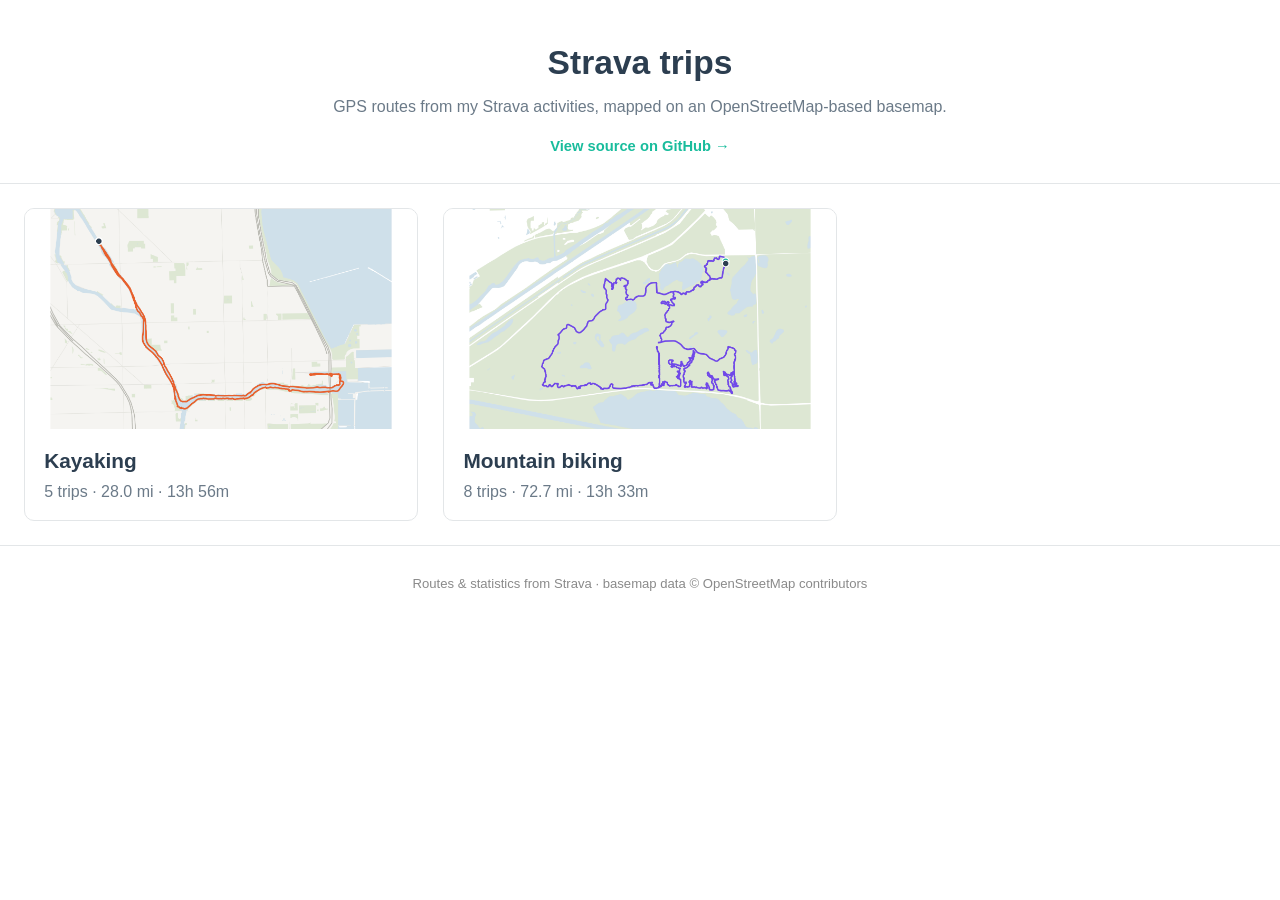
<file: index.html>
<!DOCTYPE html>
<html lang="en">
<head>
<meta charset="utf-8">
<meta name="viewport" content="width=device-width, initial-scale=1">
<title>Strava trips</title>
<meta name="description" content="GPS routes from my Strava activities (kayaking, mountain biking), mapped on an OpenStreetMap basemap.">
<meta property="og:type" content="website">
<meta property="og:title" content="Strava trips">
<meta property="og:description" content="GPS routes from my Strava activities (kayaking, mountain biking), mapped on an OpenStreetMap basemap.">
<meta property="og:url" content="https://stevevance.github.io/strava-trips/">
<meta property="og:image" content="https://stevevance.github.io/strava-trips/og/index.png">
<meta property="og:image:width" content="1200">
<meta property="og:image:height" content="630">
<meta name="twitter:card" content="summary_large_image">
<meta name="twitter:title" content="Strava trips">
<meta name="twitter:description" content="GPS routes from my Strava activities (kayaking, mountain biking), mapped on an OpenStreetMap basemap.">
<meta name="twitter:image" content="https://stevevance.github.io/strava-trips/og/index.png">
<link rel="stylesheet" href="assets/style.css">
</head>
<body>
<header>
  <h1>Strava trips</h1>
  <p class="intro">GPS routes from my Strava activities, mapped on an OpenStreetMap-based basemap.</p>
  <p class="repo-link"><a href="https://github.com/stevevance/strava-trips" target="_blank" rel="noopener">View source on GitHub &rarr;</a></p>
</header>
<main class="cards">
  <a class="activity-card" href="kayaking.html">
    <div class="thumb"><img src="maps/kayaking/downtown-paddle.png" alt="Kayaking route map"></div>
    <div class="meta">
      <h2>Kayaking</h2>
      <p>5 trips &middot; 28.0 mi &middot; 13h 56m</p>
    </div>
  </a>
  <a class="activity-card" href="mountain-biking.html">
    <div class="thumb"><img src="maps/mountain-biking/palos-mtb.png" alt="Mountain biking route map"></div>
    <div class="meta">
      <h2>Mountain biking</h2>
      <p>8 trips &middot; 72.7 mi &middot; 13h 33m</p>
    </div>
  </a>
</main>
<footer>
  Routes &amp; statistics from Strava &middot; basemap data &copy; OpenStreetMap contributors
</footer>
</body>
</html>
</file>
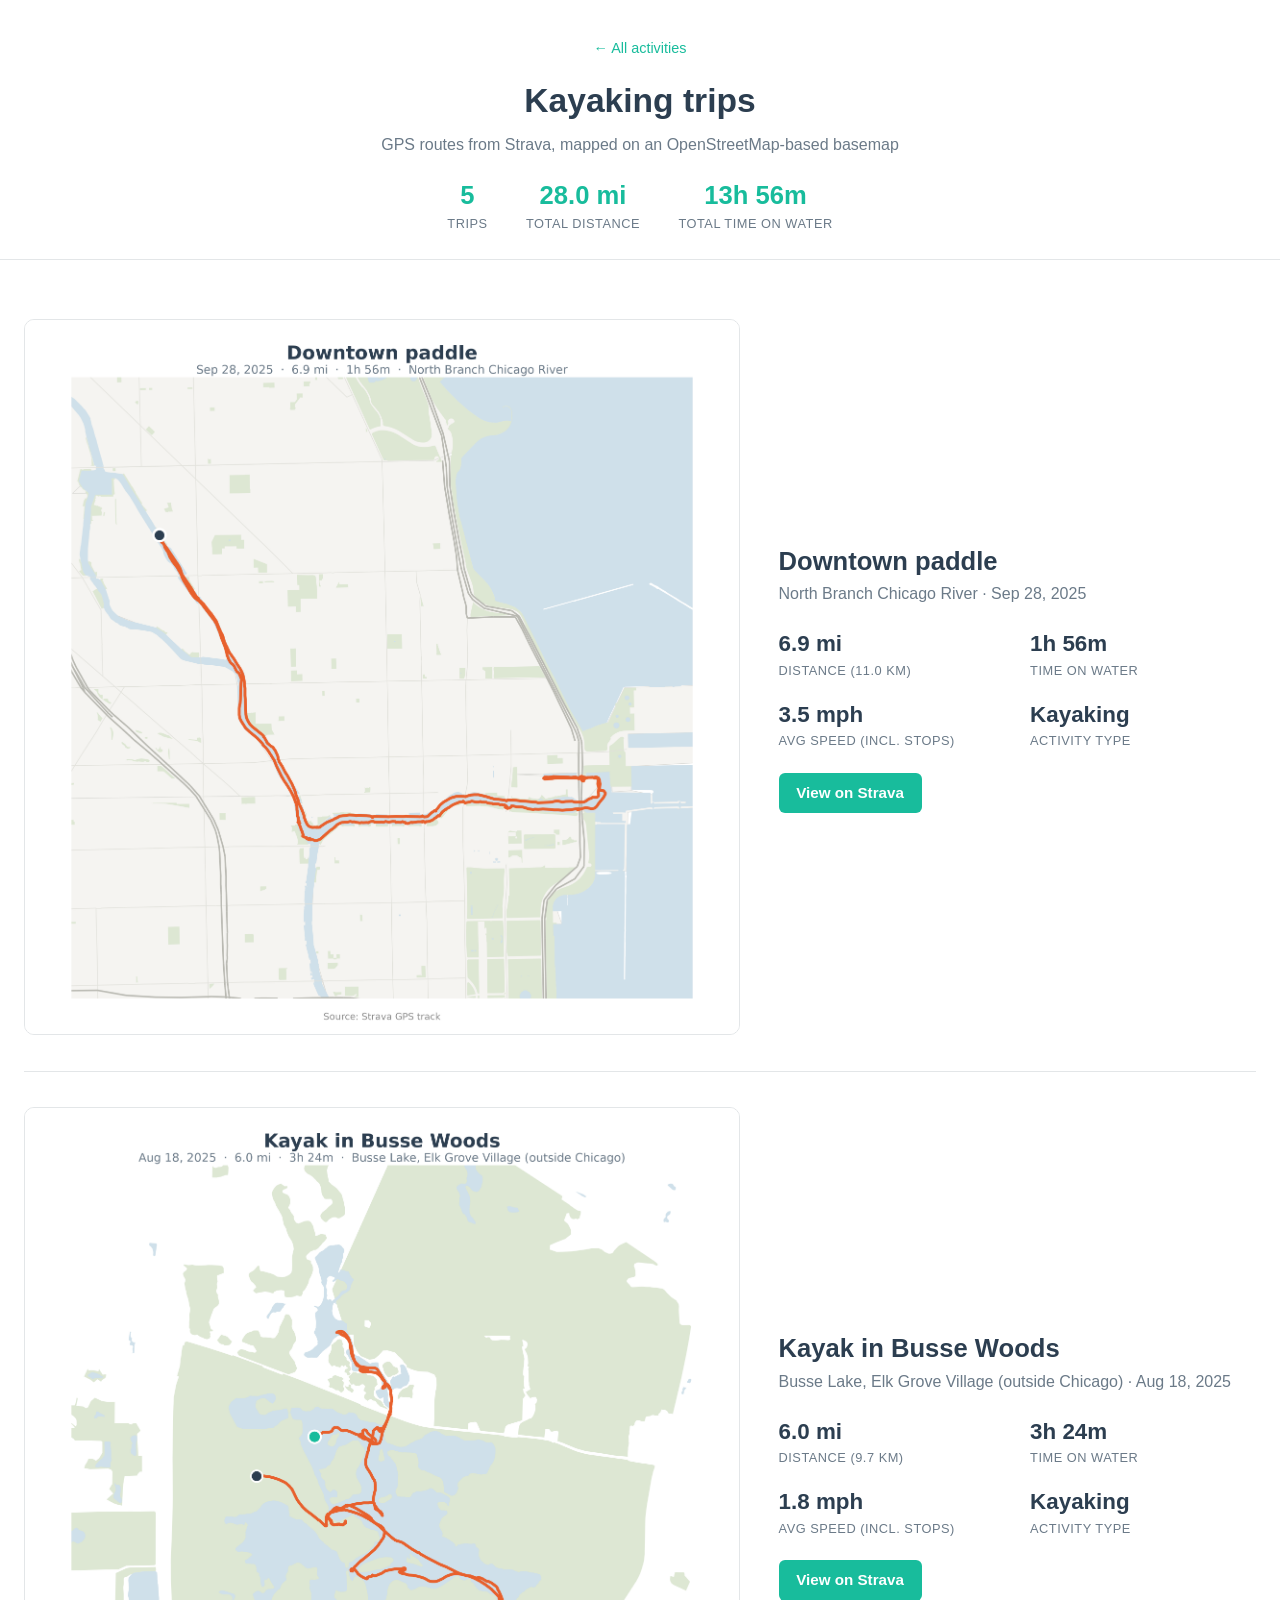
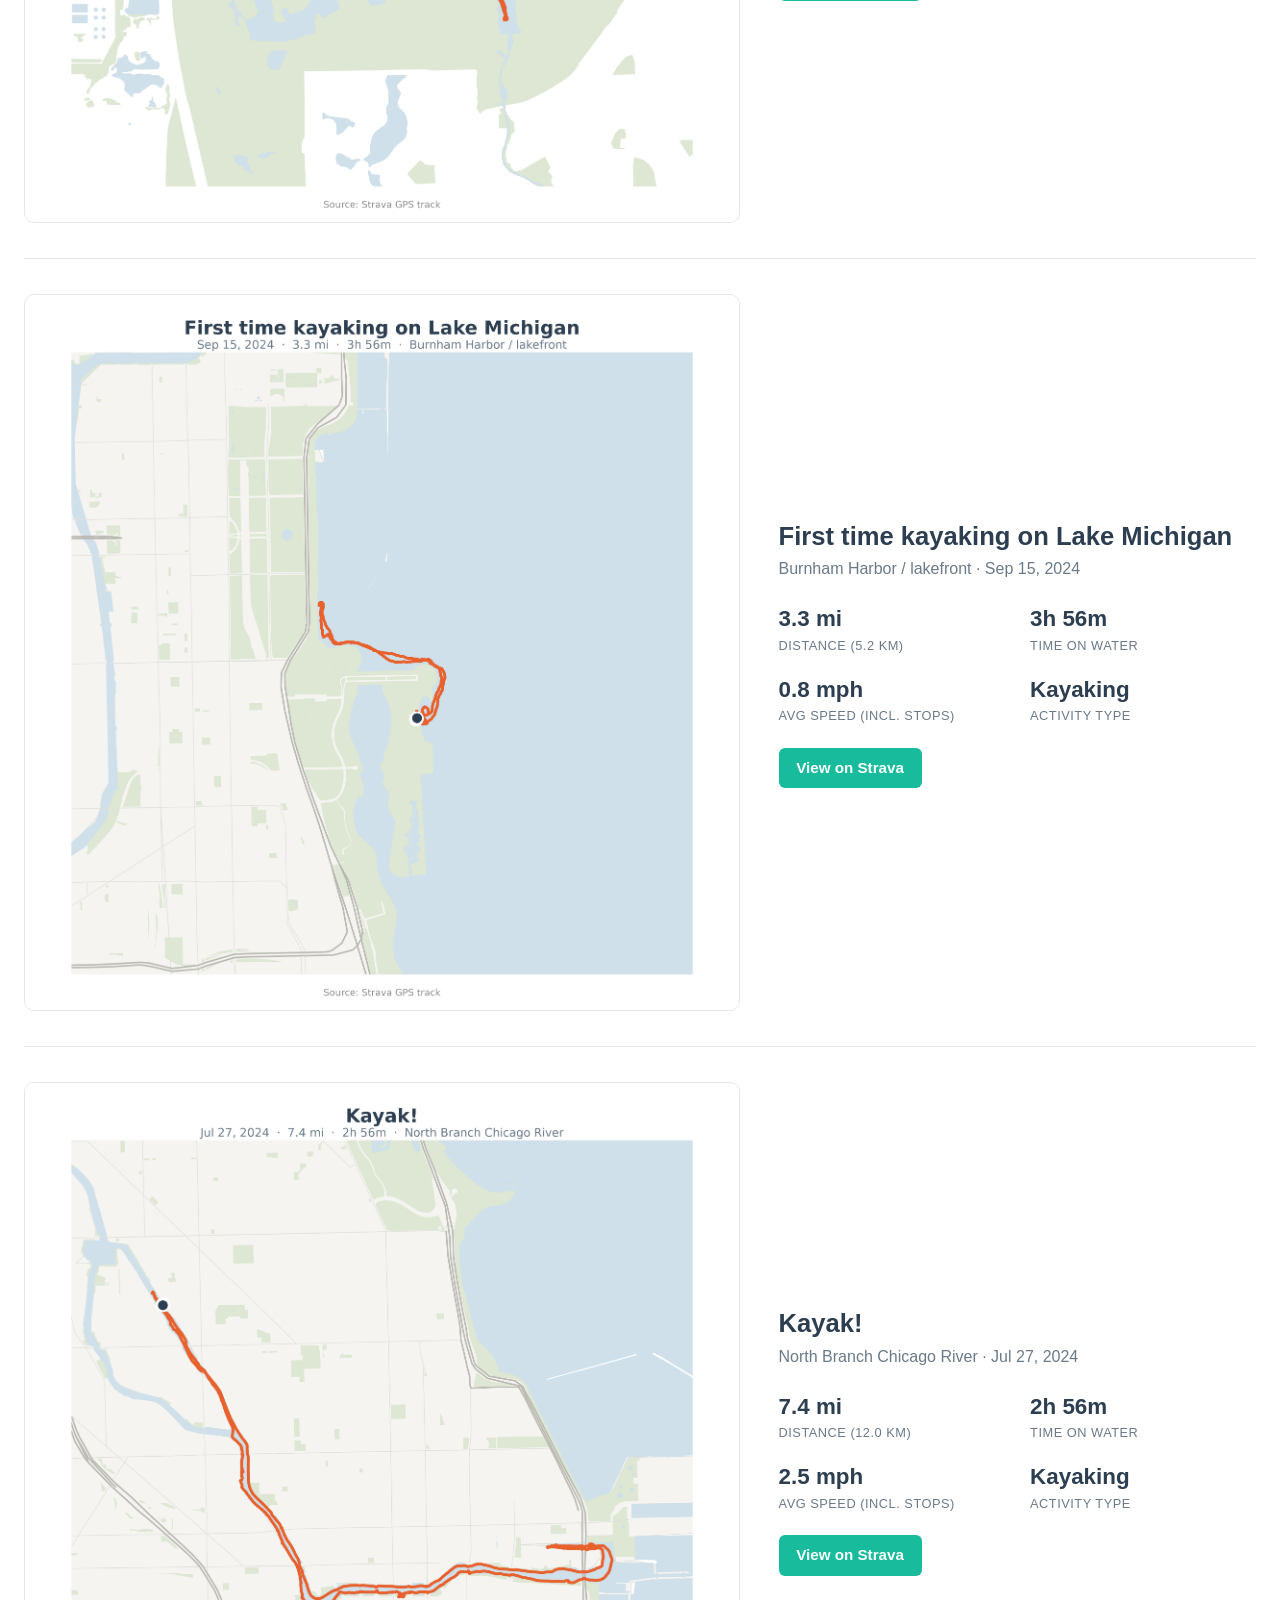
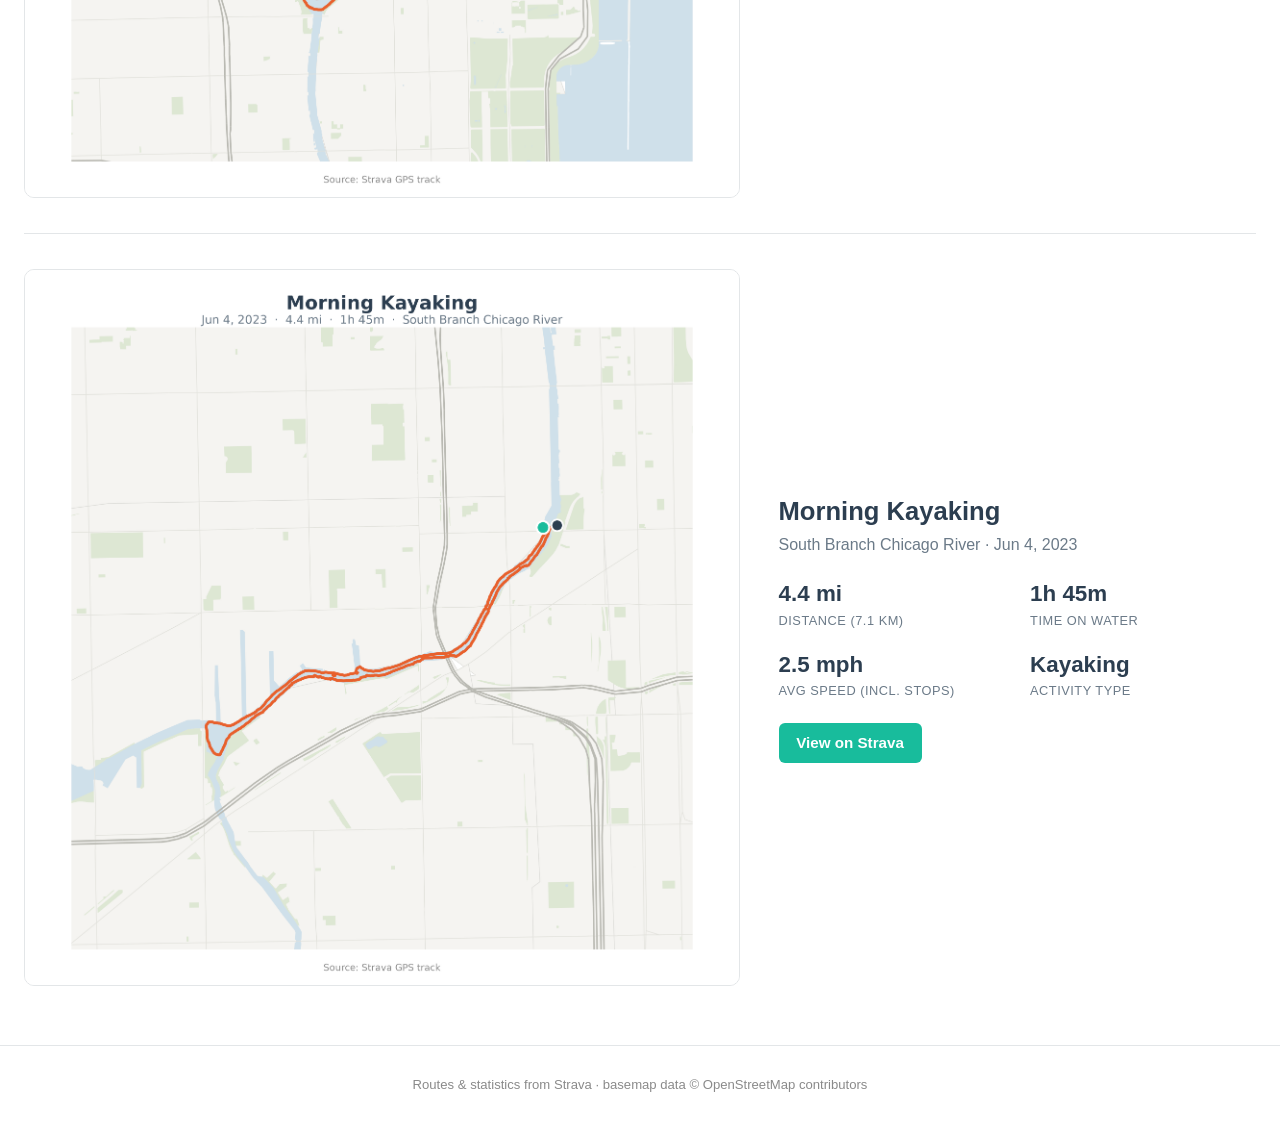
<file: kayaking.html>
<!DOCTYPE html>
<html lang="en">
<head>
<meta charset="utf-8">
<meta name="viewport" content="width=device-width, initial-scale=1">
<title>Kayaking trips</title>
<meta name="description" content="5 kayaking trips · 28 mi · mapped GPS routes from Strava.">
<meta property="og:type" content="website">
<meta property="og:title" content="Kayaking trips">
<meta property="og:description" content="5 kayaking trips · 28 mi · mapped GPS routes from Strava.">
<meta property="og:url" content="https://stevevance.github.io/strava-trips/kayaking.html">
<meta property="og:image" content="https://stevevance.github.io/strava-trips/og/kayaking.png">
<meta property="og:image:width" content="1200">
<meta property="og:image:height" content="630">
<meta name="twitter:card" content="summary_large_image">
<meta name="twitter:title" content="Kayaking trips">
<meta name="twitter:description" content="5 kayaking trips · 28 mi · mapped GPS routes from Strava.">
<meta name="twitter:image" content="https://stevevance.github.io/strava-trips/og/kayaking.png">
<link rel="stylesheet" href="assets/style.css">
</head>
<body>
<header>
  <p class="crumb"><a href="index.html">&larr; All activities</a></p>
  <h1>Kayaking trips</h1>
  <p class="intro">GPS routes from Strava, mapped on an OpenStreetMap-based basemap</p>
  <div class="summary">
    <div><div class="num">5</div><div class="lbl">Trips</div></div>
    <div><div class="num">28.0 mi</div><div class="lbl">Total distance</div></div>
    <div><div class="num">13h 56m</div><div class="lbl">Total time on water</div></div>
  </div>
</header>
<main>
  <article class="trip">
    <div class="map"><img src="maps/kayaking/downtown-paddle.png" alt="Map of the GPS route for Downtown paddle at North Branch Chicago River, an orange track over an OpenStreetMap-based basemap."></div>
    <div class="info">
      <h2>Downtown paddle</h2>
      <p class="where">North Branch Chicago River &middot; Sep 28, 2025</p>
      <div class="stats">
        <div class="stat"><div class="v">6.9 mi</div><div class="k">Distance (11.0 km)</div></div>
        <div class="stat"><div class="v">1h 56m</div><div class="k">Time on water</div></div>
        <div class="stat"><div class="v">3.5 mph</div><div class="k">Avg speed (incl. stops)</div></div>
        
        <div class="stat"><div class="v">Kayaking</div><div class="k">Activity type</div></div>
      </div>
      <a class="btn" href="https://www.strava.com/activities/15968372062" target="_blank" rel="noopener">View on Strava</a>
    </div>
  </article>
  <article class="trip">
    <div class="map"><img src="maps/kayaking/kayak-in-busse-woods.png" alt="Map of the GPS route for Kayak in Busse Woods at Busse Lake, Elk Grove Village (outside Chicago), an orange track over an OpenStreetMap-based basemap."></div>
    <div class="info">
      <h2>Kayak in Busse Woods</h2>
      <p class="where">Busse Lake, Elk Grove Village (outside Chicago) &middot; Aug 18, 2025</p>
      <div class="stats">
        <div class="stat"><div class="v">6.0 mi</div><div class="k">Distance (9.7 km)</div></div>
        <div class="stat"><div class="v">3h 24m</div><div class="k">Time on water</div></div>
        <div class="stat"><div class="v">1.8 mph</div><div class="k">Avg speed (incl. stops)</div></div>
        
        <div class="stat"><div class="v">Kayaking</div><div class="k">Activity type</div></div>
      </div>
      <a class="btn" href="https://www.strava.com/activities/15504017208" target="_blank" rel="noopener">View on Strava</a>
    </div>
  </article>
  <article class="trip">
    <div class="map"><img src="maps/kayaking/first-time-kayaking-on-lake-michigan.png" alt="Map of the GPS route for First time kayaking on Lake Michigan at Burnham Harbor / lakefront, an orange track over an OpenStreetMap-based basemap."></div>
    <div class="info">
      <h2>First time kayaking on Lake Michigan</h2>
      <p class="where">Burnham Harbor / lakefront &middot; Sep 15, 2024</p>
      <div class="stats">
        <div class="stat"><div class="v">3.3 mi</div><div class="k">Distance (5.2 km)</div></div>
        <div class="stat"><div class="v">3h 56m</div><div class="k">Time on water</div></div>
        <div class="stat"><div class="v">0.8 mph</div><div class="k">Avg speed (incl. stops)</div></div>
        
        <div class="stat"><div class="v">Kayaking</div><div class="k">Activity type</div></div>
      </div>
      <a class="btn" href="https://www.strava.com/activities/12426447978" target="_blank" rel="noopener">View on Strava</a>
    </div>
  </article>
  <article class="trip">
    <div class="map"><img src="maps/kayaking/kayak.png" alt="Map of the GPS route for Kayak! at North Branch Chicago River, an orange track over an OpenStreetMap-based basemap."></div>
    <div class="info">
      <h2>Kayak!</h2>
      <p class="where">North Branch Chicago River &middot; Jul 27, 2024</p>
      <div class="stats">
        <div class="stat"><div class="v">7.4 mi</div><div class="k">Distance (12.0 km)</div></div>
        <div class="stat"><div class="v">2h 56m</div><div class="k">Time on water</div></div>
        <div class="stat"><div class="v">2.5 mph</div><div class="k">Avg speed (incl. stops)</div></div>
        
        <div class="stat"><div class="v">Kayaking</div><div class="k">Activity type</div></div>
      </div>
      <a class="btn" href="https://www.strava.com/activities/11996747281" target="_blank" rel="noopener">View on Strava</a>
    </div>
  </article>
  <article class="trip">
    <div class="map"><img src="maps/kayaking/morning-kayaking.png" alt="Map of the GPS route for Morning Kayaking at South Branch Chicago River, an orange track over an OpenStreetMap-based basemap."></div>
    <div class="info">
      <h2>Morning Kayaking</h2>
      <p class="where">South Branch Chicago River &middot; Jun 4, 2023</p>
      <div class="stats">
        <div class="stat"><div class="v">4.4 mi</div><div class="k">Distance (7.1 km)</div></div>
        <div class="stat"><div class="v">1h 45m</div><div class="k">Time on water</div></div>
        <div class="stat"><div class="v">2.5 mph</div><div class="k">Avg speed (incl. stops)</div></div>
        
        <div class="stat"><div class="v">Kayaking</div><div class="k">Activity type</div></div>
      </div>
      <a class="btn" href="https://www.strava.com/activities/9205258765" target="_blank" rel="noopener">View on Strava</a>
    </div>
  </article>
</main>
<footer>
  Routes &amp; statistics from Strava &middot; basemap data &copy; OpenStreetMap contributors
</footer>
</body>
</html>
</file>
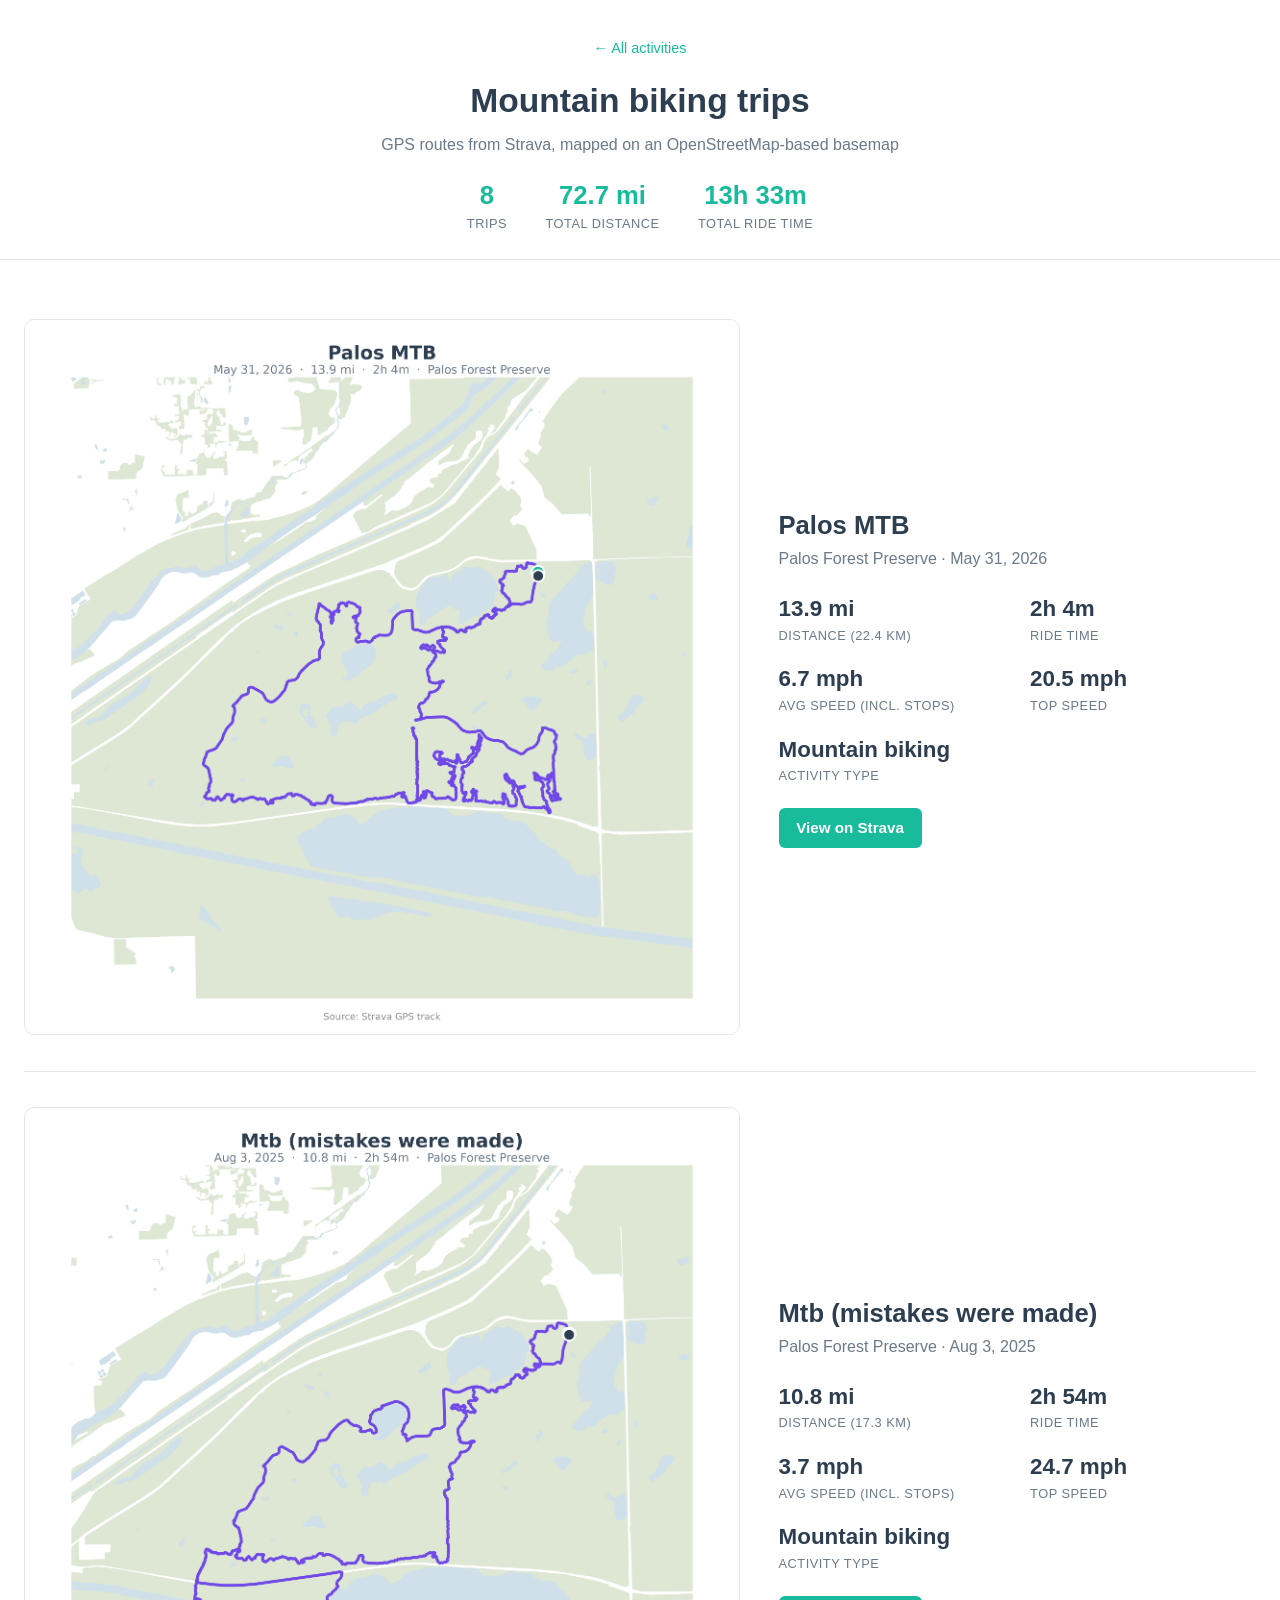
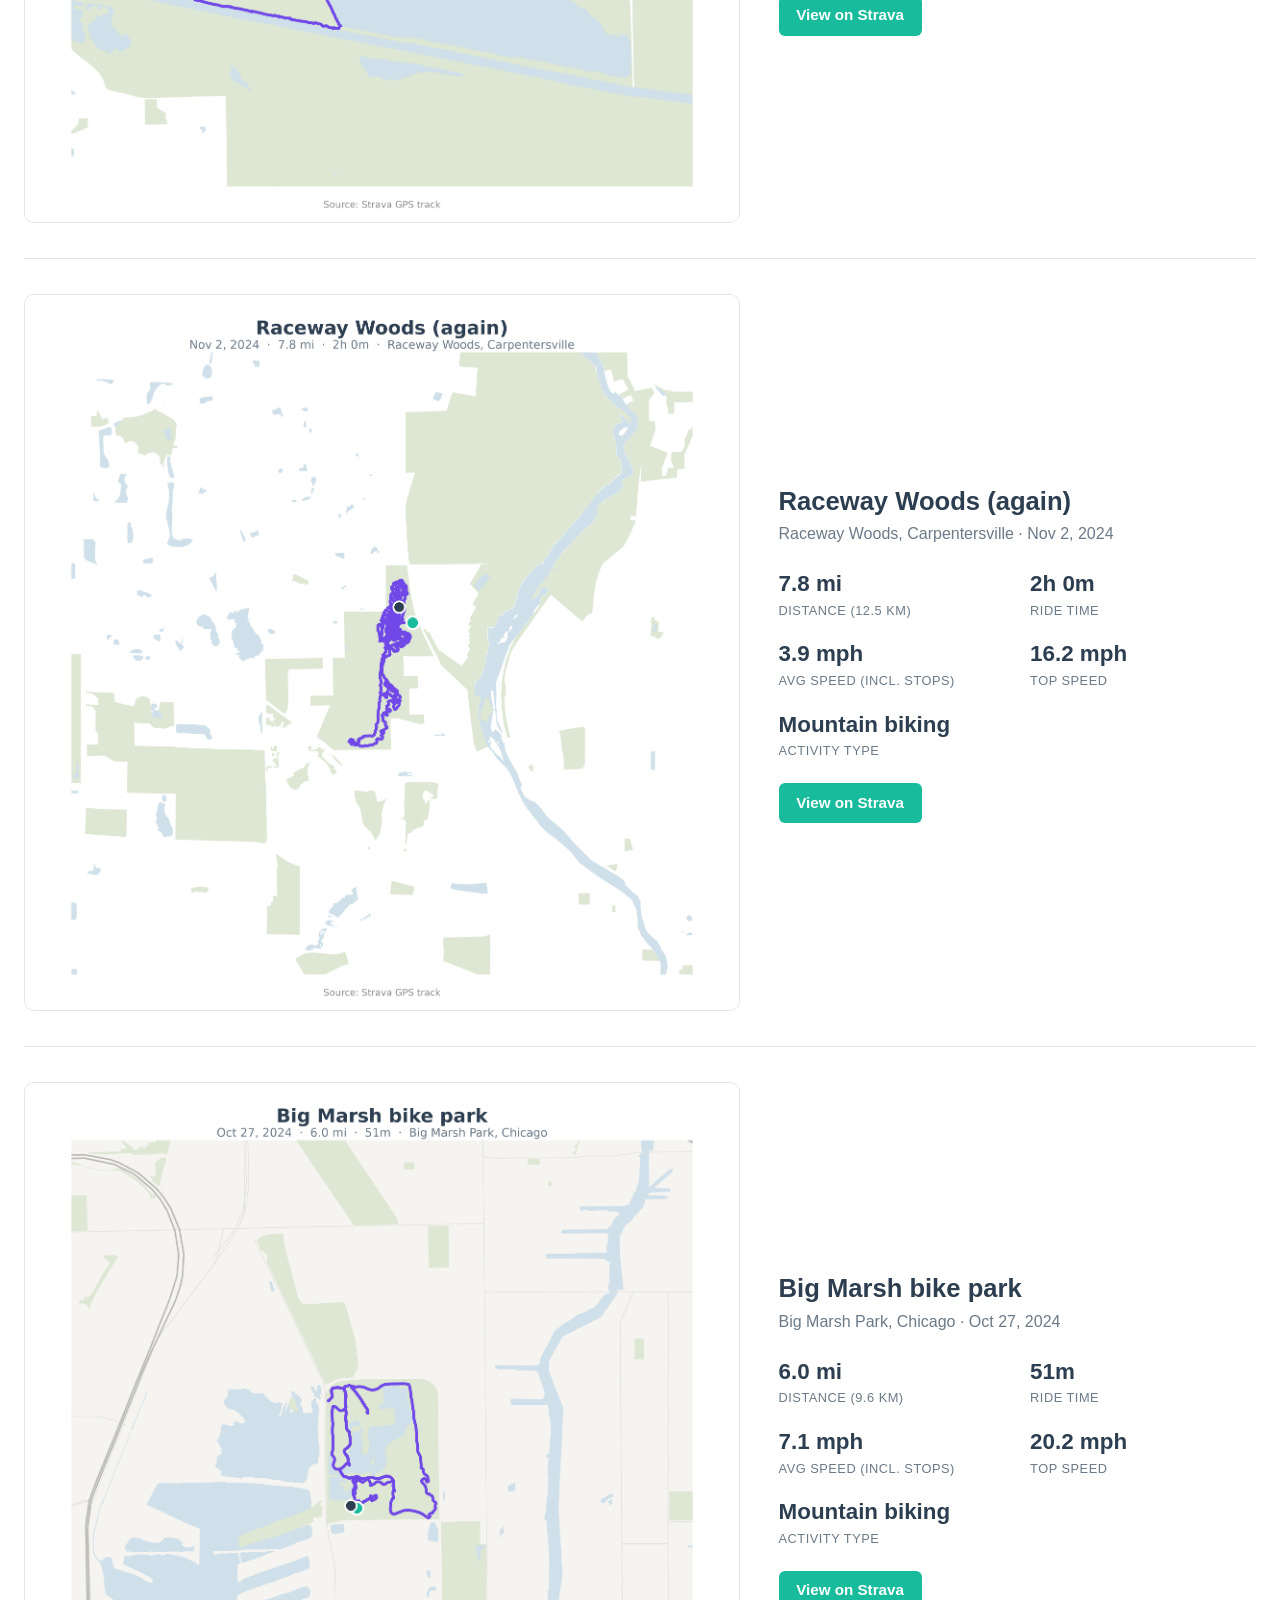
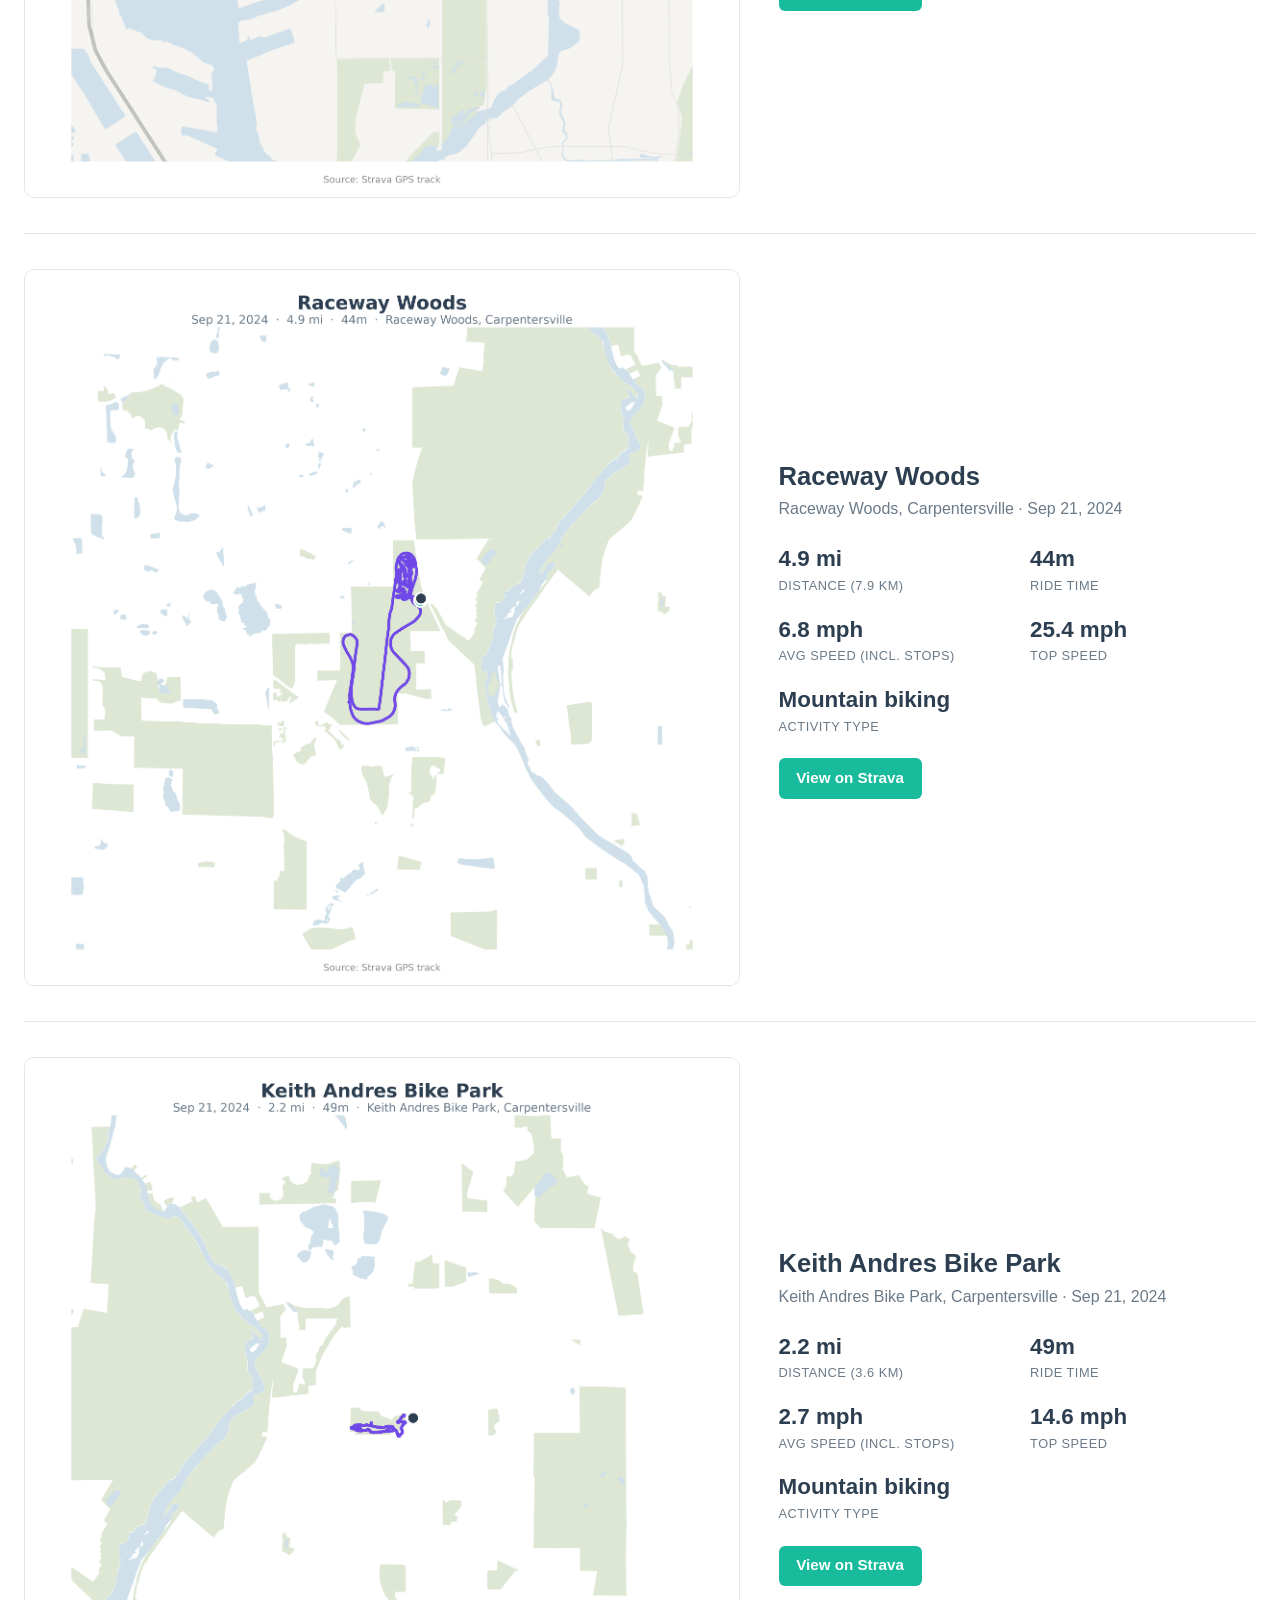
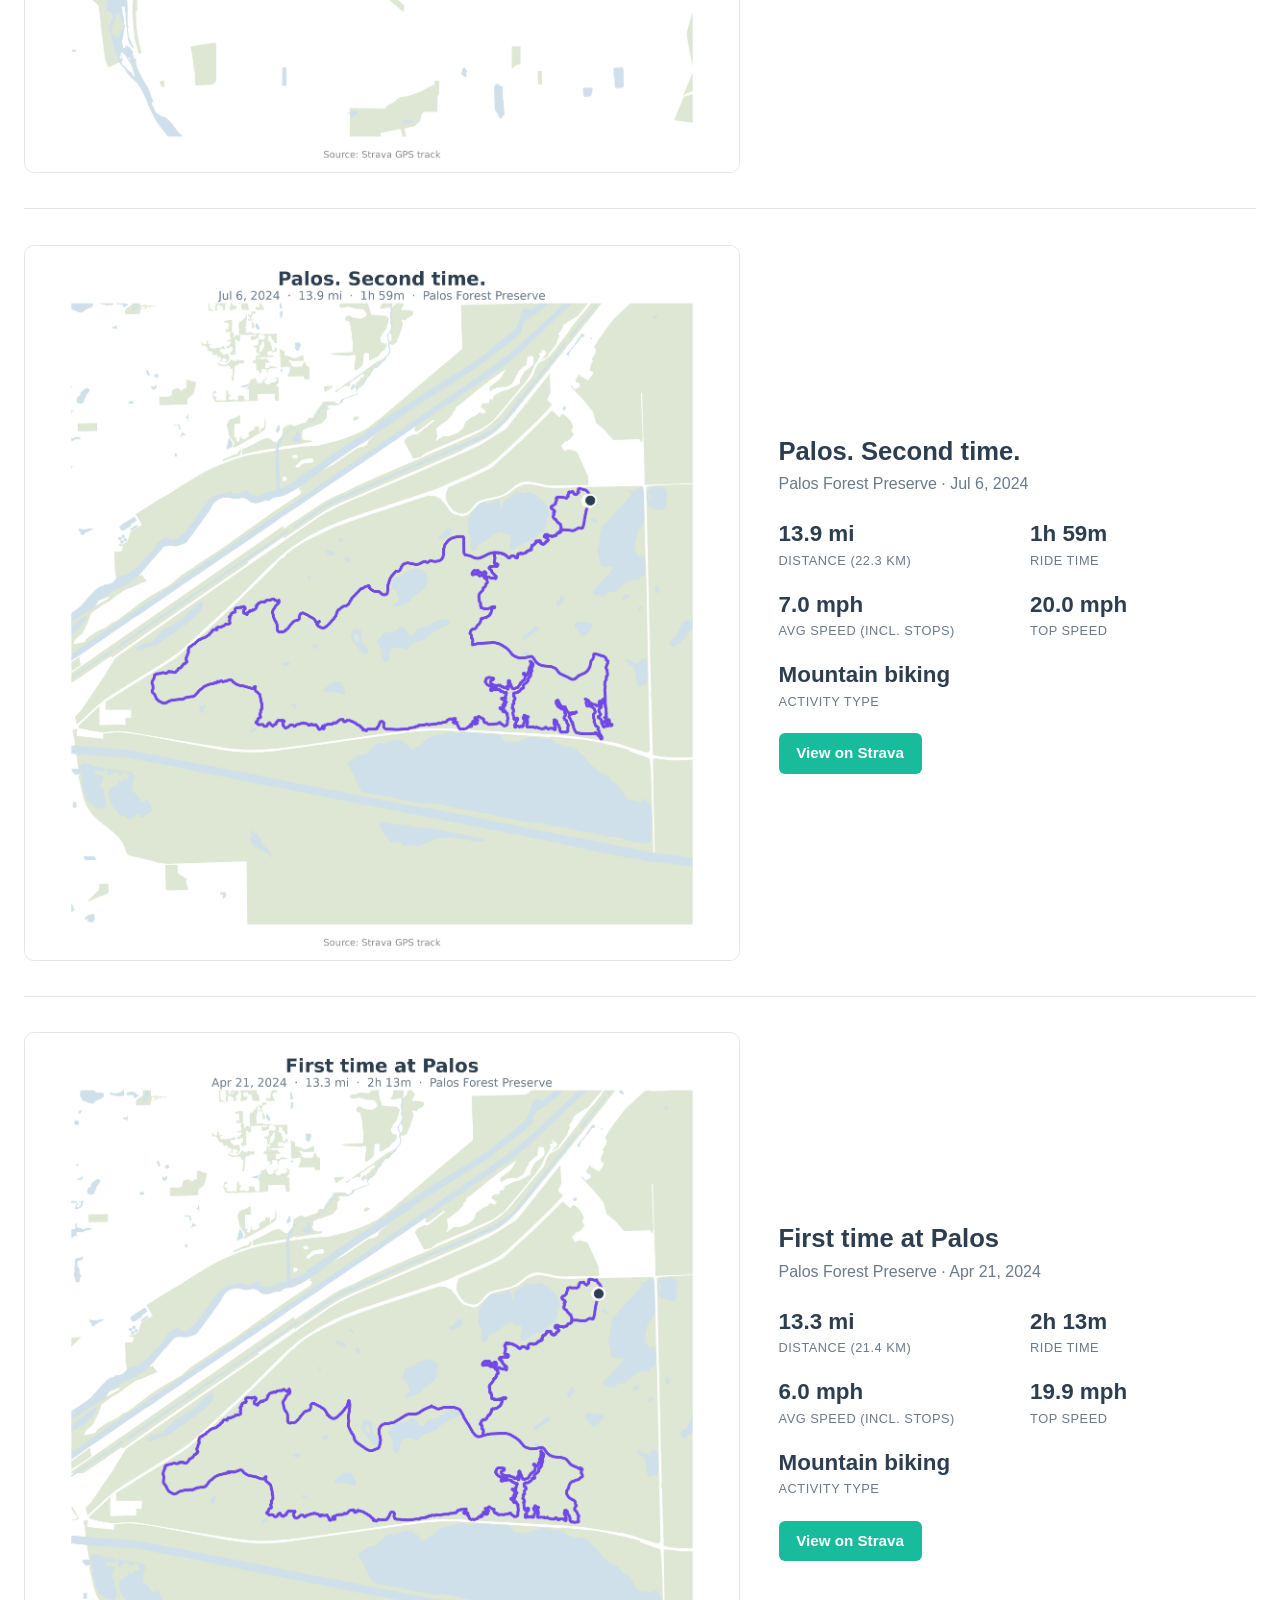
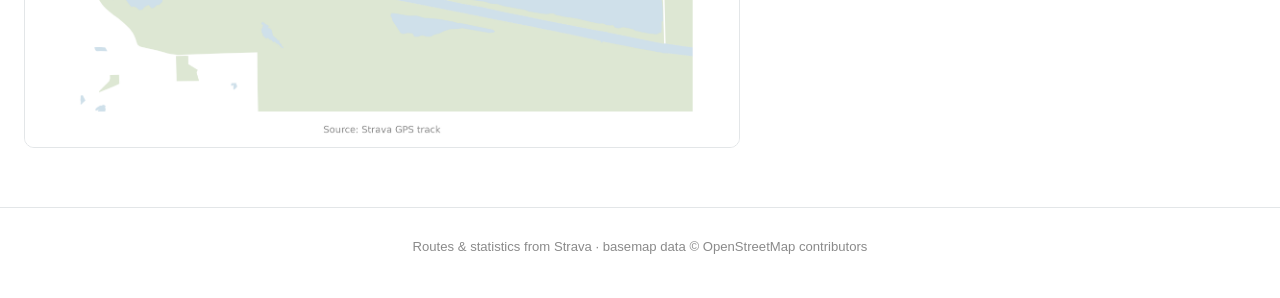
<file: mountain-biking.html>
<!DOCTYPE html>
<html lang="en">
<head>
<meta charset="utf-8">
<meta name="viewport" content="width=device-width, initial-scale=1">
<title>Mountain biking trips</title>
<meta name="description" content="8 mountain biking trips · 73 mi · mapped GPS routes from Strava.">
<meta property="og:type" content="website">
<meta property="og:title" content="Mountain biking trips">
<meta property="og:description" content="8 mountain biking trips · 73 mi · mapped GPS routes from Strava.">
<meta property="og:url" content="https://stevevance.github.io/strava-trips/mountain-biking.html">
<meta property="og:image" content="https://stevevance.github.io/strava-trips/og/mountain-biking.png">
<meta property="og:image:width" content="1200">
<meta property="og:image:height" content="630">
<meta name="twitter:card" content="summary_large_image">
<meta name="twitter:title" content="Mountain biking trips">
<meta name="twitter:description" content="8 mountain biking trips · 73 mi · mapped GPS routes from Strava.">
<meta name="twitter:image" content="https://stevevance.github.io/strava-trips/og/mountain-biking.png">
<link rel="stylesheet" href="assets/style.css">
</head>
<body>
<header>
  <p class="crumb"><a href="index.html">&larr; All activities</a></p>
  <h1>Mountain biking trips</h1>
  <p class="intro">GPS routes from Strava, mapped on an OpenStreetMap-based basemap</p>
  <div class="summary">
    <div><div class="num">8</div><div class="lbl">Trips</div></div>
    <div><div class="num">72.7 mi</div><div class="lbl">Total distance</div></div>
    <div><div class="num">13h 33m</div><div class="lbl">Total ride time</div></div>
  </div>
</header>
<main>
  <article class="trip">
    <div class="map"><img src="maps/mountain-biking/palos-mtb.png" alt="Map of the GPS route for Palos MTB at Palos Forest Preserve, an orange track over an OpenStreetMap-based basemap."></div>
    <div class="info">
      <h2>Palos MTB</h2>
      <p class="where">Palos Forest Preserve &middot; May 31, 2026</p>
      <div class="stats">
        <div class="stat"><div class="v">13.9 mi</div><div class="k">Distance (22.4 km)</div></div>
        <div class="stat"><div class="v">2h 4m</div><div class="k">Ride time</div></div>
        <div class="stat"><div class="v">6.7 mph</div><div class="k">Avg speed (incl. stops)</div></div>
        <div class="stat"><div class="v">20.5 mph</div><div class="k">Top speed</div></div>
        <div class="stat"><div class="v">Mountain biking</div><div class="k">Activity type</div></div>
      </div>
      <a class="btn" href="https://www.strava.com/activities/18732490995" target="_blank" rel="noopener">View on Strava</a>
    </div>
  </article>
  <article class="trip">
    <div class="map"><img src="maps/mountain-biking/mtb-mistakes-were-made.png" alt="Map of the GPS route for Mtb (mistakes were made) at Palos Forest Preserve, an orange track over an OpenStreetMap-based basemap."></div>
    <div class="info">
      <h2>Mtb (mistakes were made)</h2>
      <p class="where">Palos Forest Preserve &middot; Aug 3, 2025</p>
      <div class="stats">
        <div class="stat"><div class="v">10.8 mi</div><div class="k">Distance (17.3 km)</div></div>
        <div class="stat"><div class="v">2h 54m</div><div class="k">Ride time</div></div>
        <div class="stat"><div class="v">3.7 mph</div><div class="k">Avg speed (incl. stops)</div></div>
        <div class="stat"><div class="v">24.7 mph</div><div class="k">Top speed</div></div>
        <div class="stat"><div class="v">Mountain biking</div><div class="k">Activity type</div></div>
      </div>
      <a class="btn" href="https://www.strava.com/activities/15332717738" target="_blank" rel="noopener">View on Strava</a>
    </div>
  </article>
  <article class="trip">
    <div class="map"><img src="maps/mountain-biking/raceway-woods-again.png" alt="Map of the GPS route for Raceway Woods (again) at Raceway Woods, Carpentersville, an orange track over an OpenStreetMap-based basemap."></div>
    <div class="info">
      <h2>Raceway Woods (again)</h2>
      <p class="where">Raceway Woods, Carpentersville &middot; Nov 2, 2024</p>
      <div class="stats">
        <div class="stat"><div class="v">7.8 mi</div><div class="k">Distance (12.5 km)</div></div>
        <div class="stat"><div class="v">2h 0m</div><div class="k">Ride time</div></div>
        <div class="stat"><div class="v">3.9 mph</div><div class="k">Avg speed (incl. stops)</div></div>
        <div class="stat"><div class="v">16.2 mph</div><div class="k">Top speed</div></div>
        <div class="stat"><div class="v">Mountain biking</div><div class="k">Activity type</div></div>
      </div>
      <a class="btn" href="https://www.strava.com/activities/12807972907" target="_blank" rel="noopener">View on Strava</a>
    </div>
  </article>
  <article class="trip">
    <div class="map"><img src="maps/mountain-biking/big-marsh-bike-park.png" alt="Map of the GPS route for Big Marsh bike park at Big Marsh Park, Chicago, an orange track over an OpenStreetMap-based basemap."></div>
    <div class="info">
      <h2>Big Marsh bike park</h2>
      <p class="where">Big Marsh Park, Chicago &middot; Oct 27, 2024</p>
      <div class="stats">
        <div class="stat"><div class="v">6.0 mi</div><div class="k">Distance (9.6 km)</div></div>
        <div class="stat"><div class="v">51m</div><div class="k">Ride time</div></div>
        <div class="stat"><div class="v">7.1 mph</div><div class="k">Avg speed (incl. stops)</div></div>
        <div class="stat"><div class="v">20.2 mph</div><div class="k">Top speed</div></div>
        <div class="stat"><div class="v">Mountain biking</div><div class="k">Activity type</div></div>
      </div>
      <a class="btn" href="https://www.strava.com/activities/12760798193" target="_blank" rel="noopener">View on Strava</a>
    </div>
  </article>
  <article class="trip">
    <div class="map"><img src="maps/mountain-biking/raceway-woods.png" alt="Map of the GPS route for Raceway Woods at Raceway Woods, Carpentersville, an orange track over an OpenStreetMap-based basemap."></div>
    <div class="info">
      <h2>Raceway Woods</h2>
      <p class="where">Raceway Woods, Carpentersville &middot; Sep 21, 2024</p>
      <div class="stats">
        <div class="stat"><div class="v">4.9 mi</div><div class="k">Distance (7.9 km)</div></div>
        <div class="stat"><div class="v">44m</div><div class="k">Ride time</div></div>
        <div class="stat"><div class="v">6.8 mph</div><div class="k">Avg speed (incl. stops)</div></div>
        <div class="stat"><div class="v">25.4 mph</div><div class="k">Top speed</div></div>
        <div class="stat"><div class="v">Mountain biking</div><div class="k">Activity type</div></div>
      </div>
      <a class="btn" href="https://www.strava.com/activities/12472459458" target="_blank" rel="noopener">View on Strava</a>
    </div>
  </article>
  <article class="trip">
    <div class="map"><img src="maps/mountain-biking/keith-andres-bike-park.png" alt="Map of the GPS route for Keith Andres Bike Park at Keith Andres Bike Park, Carpentersville, an orange track over an OpenStreetMap-based basemap."></div>
    <div class="info">
      <h2>Keith Andres Bike Park</h2>
      <p class="where">Keith Andres Bike Park, Carpentersville &middot; Sep 21, 2024</p>
      <div class="stats">
        <div class="stat"><div class="v">2.2 mi</div><div class="k">Distance (3.6 km)</div></div>
        <div class="stat"><div class="v">49m</div><div class="k">Ride time</div></div>
        <div class="stat"><div class="v">2.7 mph</div><div class="k">Avg speed (incl. stops)</div></div>
        <div class="stat"><div class="v">14.6 mph</div><div class="k">Top speed</div></div>
        <div class="stat"><div class="v">Mountain biking</div><div class="k">Activity type</div></div>
      </div>
      <a class="btn" href="https://www.strava.com/activities/12471285947" target="_blank" rel="noopener">View on Strava</a>
    </div>
  </article>
  <article class="trip">
    <div class="map"><img src="maps/mountain-biking/palos-second-time.png" alt="Map of the GPS route for Palos. Second time. at Palos Forest Preserve, an orange track over an OpenStreetMap-based basemap."></div>
    <div class="info">
      <h2>Palos. Second time.</h2>
      <p class="where">Palos Forest Preserve &middot; Jul 6, 2024</p>
      <div class="stats">
        <div class="stat"><div class="v">13.9 mi</div><div class="k">Distance (22.3 km)</div></div>
        <div class="stat"><div class="v">1h 59m</div><div class="k">Ride time</div></div>
        <div class="stat"><div class="v">7.0 mph</div><div class="k">Avg speed (incl. stops)</div></div>
        <div class="stat"><div class="v">20.0 mph</div><div class="k">Top speed</div></div>
        <div class="stat"><div class="v">Mountain biking</div><div class="k">Activity type</div></div>
      </div>
      <a class="btn" href="https://www.strava.com/activities/11824487801" target="_blank" rel="noopener">View on Strava</a>
    </div>
  </article>
  <article class="trip">
    <div class="map"><img src="maps/mountain-biking/first-time-at-palos.png" alt="Map of the GPS route for First time at Palos at Palos Forest Preserve, an orange track over an OpenStreetMap-based basemap."></div>
    <div class="info">
      <h2>First time at Palos</h2>
      <p class="where">Palos Forest Preserve &middot; Apr 21, 2024</p>
      <div class="stats">
        <div class="stat"><div class="v">13.3 mi</div><div class="k">Distance (21.4 km)</div></div>
        <div class="stat"><div class="v">2h 13m</div><div class="k">Ride time</div></div>
        <div class="stat"><div class="v">6.0 mph</div><div class="k">Avg speed (incl. stops)</div></div>
        <div class="stat"><div class="v">19.9 mph</div><div class="k">Top speed</div></div>
        <div class="stat"><div class="v">Mountain biking</div><div class="k">Activity type</div></div>
      </div>
      <a class="btn" href="https://www.strava.com/activities/11235333986" target="_blank" rel="noopener">View on Strava</a>
    </div>
  </article>
</main>
<footer>
  Routes &amp; statistics from Strava &middot; basemap data &copy; OpenStreetMap contributors
</footer>
</body>
</html>
</file>
<file: assets/style.css>
/*
 * Strava trips — shared styles.
 * Each trip is a row: route map on the left, statistics on the right. The
 * layout is intentionally wide and the map column large so the maps fill the
 * screen rather than leaving big margins. Rows stack on narrow viewports.
 */
:root {
  --dark: #2c3e50;
  --teal: #18bc9c;
  --gray: #6b7a88;
  --line: #e3e6e8;
}
* { box-sizing: border-box; }
body {
  margin: 0;
  font-family: -apple-system, BlinkMacSystemFont, "Segoe UI", Roboto, Helvetica, Arial, sans-serif;
  color: var(--dark);
  background: #fff;
  line-height: 1.5;
}

header {
  padding: 2.4rem 1.5rem 1.6rem;
  text-align: center;
  border-bottom: 1px solid var(--line);
}
header h1 { margin: 0 0 .4rem; font-size: 2.1rem; }
header .intro { margin: 0; color: var(--gray); }
header .crumb { margin: 0 0 1rem; font-size: .9rem; }
header .crumb a { color: var(--teal); text-decoration: none; }
header .crumb a:hover { text-decoration: underline; }
header .repo-link { margin: .9rem 0 0; }
header .repo-link a { color: var(--teal); text-decoration: none; font-weight: 600; font-size: .92rem; }
header .repo-link a:hover { text-decoration: underline; }

.summary {
  display: flex;
  justify-content: center;
  gap: 2.4rem;
  flex-wrap: wrap;
  margin-top: 1.2rem;
}
.summary div { text-align: center; }
.summary .num { font-size: 1.6rem; font-weight: 700; color: var(--teal); }
.summary .lbl { font-size: .8rem; color: var(--gray); text-transform: uppercase; letter-spacing: .04em; }

/* Wide container + large map column so maps dominate the page. */
main { max-width: 1350px; margin: 0 auto; padding: 1.5rem; }

.trip {
  display: flex;
  gap: 2.4rem;
  align-items: center;
  padding: 2.2rem 0;
  border-bottom: 1px solid var(--line);
}
.trip:last-child { border-bottom: none; }
.trip .map { flex: 1 1 60%; min-width: 0; }
.trip .map img {
  width: 100%;
  height: auto;
  border: 1px solid var(--line);
  border-radius: 10px;
  display: block;
}
.trip .info { flex: 1 1 40%; }
.trip .info h2 { margin: 0 0 .15rem; font-size: 1.6rem; }
.trip .info .where { margin: 0 0 1.3rem; color: var(--gray); }

.stats {
  display: grid;
  grid-template-columns: repeat(2, minmax(0, 1fr));
  gap: 1.1rem 1.6rem;
  margin-bottom: 1.4rem;
}
.stats .stat .v { font-size: 1.4rem; font-weight: 700; }
.stats .stat .k { font-size: .8rem; color: var(--gray); text-transform: uppercase; letter-spacing: .04em; }

.btn {
  display: inline-block;
  padding: .55rem 1.1rem;
  background: var(--teal);
  color: #fff;
  text-decoration: none;
  border-radius: 6px;
  font-size: .95rem;
  font-weight: 600;
}
.btn:hover { background: #149a80; }

/* Index landing: a card per activity. */
main.cards {
  display: grid;
  grid-template-columns: repeat(auto-fill, minmax(320px, 1fr));
  gap: 1.6rem;
}
.activity-card {
  display: block;
  text-decoration: none;
  color: inherit;
  border: 1px solid var(--line);
  border-radius: 10px;
  overflow: hidden;
  transition: box-shadow .15s, transform .15s;
}
.activity-card:hover { box-shadow: 0 6px 20px rgba(44, 62, 80, .12); transform: translateY(-2px); }
.activity-card .thumb img { width: 100%; height: 220px; object-fit: cover; display: block; }
.activity-card .meta { padding: 1rem 1.2rem; }
.activity-card .meta h2 { margin: 0 0 .2rem; font-size: 1.3rem; }
.activity-card .meta p { margin: 0; color: var(--gray); }

footer {
  text-align: center;
  color: #8a8a8a;
  font-size: .82rem;
  padding: 1.8rem 1rem 2.6rem;
  border-top: 1px solid var(--line);
}

@media (max-width: 760px) {
  .trip { flex-direction: column; align-items: stretch; }
  .trip .map, .trip .info { flex: 1 1 auto; }
}
</file>
